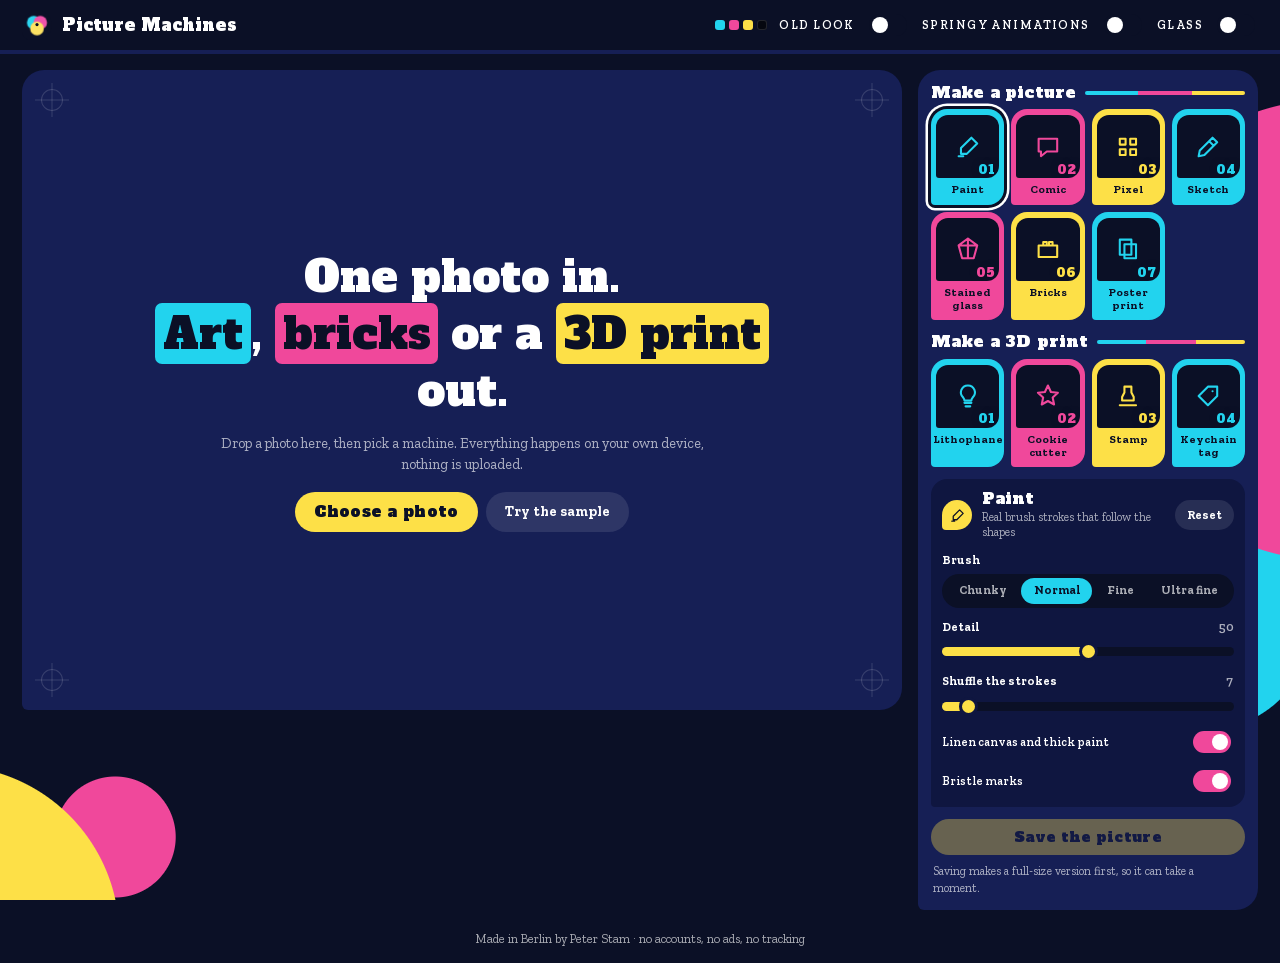
<file: docs/index.html>
<!doctype html>
<html lang="en">
<head>
<meta charset="utf-8">
<meta name="viewport" content="width=device-width, initial-scale=1, viewport-fit=cover">
<title>Picture Machines</title>
<meta name="description" content="Drop a photo and pick a machine: it paints it, prints it as a comic, builds it from bricks, or turns it into something you can 3D print. Everything happens on your own device.">
<meta name="theme-color" content="#0B1026">
<meta property="og:title" content="Picture Machines">
<meta property="og:description" content="Eleven machines for one photo: paint, comic, pixel, sketch, stained glass, bricks, poster print, and four you can 3D print.">
<meta property="og:image" content="og.png">
<link rel="icon" href="icon.svg" type="image/svg+xml">
<link rel="apple-touch-icon" href="icon-180.png">
<link rel="manifest" href="manifest.webmanifest">
<script>/* the Springy and Glass switches are remembered; set before anything is drawn, so the page never flashes the other look */
try { const s = JSON.parse(localStorage.getItem('picture-machines-v1') || '{}'); if (s.glass) document.documentElement.setAttribute('data-glass', ''); if (!s.old) document.documentElement.setAttribute('data-style', 'poster'); if (s.spring) document.documentElement.setAttribute('data-spring', ''); } catch (e) {}</script>
<link rel="stylesheet" href="style.css?v=e8a36fc0">
</head>
<body>
<div class="mesh" aria-hidden="true"></div>

<header class="bar">
  <a class="brand" href="./" aria-label="Picture Machines, start over">
    <svg class="mark" viewBox="0 0 64 64" aria-hidden="true"><rect width="64" height="64" rx="17" fill="#0B1026"/><g style="mix-blend-mode:screen"><circle cx="25" cy="27" r="14.5" fill="#22D3EE"/><circle cx="39" cy="27" r="14.5" fill="#F0489B"/><circle cx="32" cy="39.500" r="14.500" fill="#FDE047"/></g><circle cx="32" cy="31" r="3.400" fill="#0B1026"/></svg>
    <span class="name">Picture Machines</span>
  </a>
  <span class="inks" aria-hidden="true"><i></i><i></i><i></i><i></i></span>
  <button class="btn small" id="newBtn" hidden>New photo</button>
  <label class="tog glasstog oldtog" title="Switch back to the frosted look from before"><span>Old look</span><input type="checkbox" id="oldTog" aria-label="Old look"></label>
  <label class="tog glasstog springtog" title="Springy animations: buttons lean and squash, sliders stretch while you pull them"><span>Springy animations</span><input type="checkbox" id="springTog" aria-label="Springy animations"></label>
  <label class="tog glasstog" title="Switch between the frosted look and the glass look"><span>Glass</span><input type="checkbox" id="glassTog" aria-label="Glass look"></label>
</header>

<main class="app">
  <section class="stage" aria-label="Your picture">
    <div class="drop glass" id="drop">
      <span class="reg tl" aria-hidden="true"></span><span class="reg tr" aria-hidden="true"></span><span class="reg bl" aria-hidden="true"></span><span class="reg br" aria-hidden="true"></span>
      <h1>One photo in.<br><span class="ink-c">Art</span>, <span class="ink-m">bricks</span> or a <span class="ink-y">3D print</span> out.</h1>
      <p class="lead">Drop a photo here, then pick a machine. Everything happens on your own device, nothing is uploaded.</p>
      <div class="row">
        <button class="btn primary" id="pickBtn">Choose a photo</button>
        <button class="btn" id="camBtn" hidden>Take a photo</button>
        <button class="btn" id="sampleBtn">Try the sample</button>
      </div>
    </div>
    <div class="result" id="result" hidden>
      <div class="view" id="view">
        <canvas id="before" aria-label="Your photo"></canvas>
        <canvas id="after" aria-label="What the machine made"></canvas>
        <div class="wipe" id="wipe" role="slider" tabindex="0" aria-label="Pull to see your photo" aria-valuemin="0" aria-valuemax="100" aria-valuenow="0"><span class="knob" aria-hidden="true"><i></i></span></div>
        <div class="busy" id="busy" hidden><span id="busyText">Working</span><b><i id="busyBar"></i></b></div>
      </div>
      <ul class="stats" id="stats" aria-live="polite"></ul>
    </div>
  </section>

  <aside class="panel glass" id="panel" aria-label="Machines and settings">
    <i id="cardpill" aria-hidden="true"></i>
    <div class="group">
      <h2>Make a picture</h2>
      <div class="cards" id="picCards"></div>
    </div>
    <div class="group">
      <h2>Make a 3D print</h2>
      <div class="cards" id="printCards"></div>
    </div>
    <div class="settings">
      <div class="head"><span class="ico" id="machineIco" aria-hidden="true"></span><span class="st"><b id="machineName">Paint</b><small id="machineBlurb"></small></span><button class="btn small" id="resetBtn">Reset</button></div>
      <div id="controls"></div>
    </div>
    <div class="actions">
      <button class="btn primary" id="saveBtn" disabled>Save the picture</button>
      <button class="btn" id="save2Btn" hidden>Save the preview</button>
      <button class="btn" id="shareBtn" hidden>Share</button>
    </div>
    <p class="fine" id="note">Saving makes a full-size version first, so it can take a moment.</p>
  </aside>
</main>

<footer>Made in Berlin by Peter Stam · no accounts, no ads, no tracking</footer>
<div class="toast" id="toast" role="status" aria-live="polite"></div>
<input type="file" id="file" accept="image/*" hidden>
<input type="file" id="cam" accept="image/*" capture="environment" hidden>
<script type="module" src="app.js?v=e8a36fc0"></script>
</body>
</html>
</file>
<file: docs/style.css>
/* Picture Machines. The design language is Chalkboard's: a soft mesh of colour that is brightest at the
   bottom, frosted panes with a hairline edge and a faint highlight along the top, quiet controls on a
   faint fill, small wide display headings, one accent colour, and a pill with a two-colour edge that
   marks what is chosen. The colours are its own ("Print press"): deep navy with the three printing
   inks. The motion is Chalkboard's springy kind: things are pulled and stretch, squash and settle. */
@font-face{font-family:"Zilla Slab";font-weight:400;font-display:swap;src:url("fonts/ZillaSlab-400.woff2") format("woff2")}
@font-face{font-family:"Zilla Slab";font-weight:600;font-display:swap;src:url("fonts/ZillaSlab-600.woff2") format("woff2")}
@font-face{font-family:"Zilla Slab";font-weight:700;font-display:swap;src:url("fonts/ZillaSlab-700.woff2") format("woff2")}
@font-face{font-family:"Alfa Slab One";font-weight:400;font-display:swap;src:url("fonts/AlfaSlabOne.woff2") format("woff2")}

:root{
  --bg:#0B1026; --panel:#101844; --ink:#FFFFFF; --ink-dim:rgba(255,255,255,.66);
  --stroke:#FDE047; --accent-ink:#0B1026;                 /* the one accent, and what is written on it */
  --fill:rgba(255,255,255,.075);
  --frost:rgba(12,18,52,.46);
  --c:#22D3EE; --m:#F0489B; --y:#FDE047;
  --edge:linear-gradient(90deg, var(--c), var(--m));     /* the two-colour edge of the pill */
  --line:color-mix(in srgb, var(--ink) 12%, transparent);
  --track:color-mix(in srgb, var(--ink) 18%, transparent);
  --hover:color-mix(in srgb, var(--ink) 8%, var(--fill));
  --lift:rgba(255,255,255,.10); --lift-2:rgba(255,255,255,.14); --shade:rgba(0,0,0,.25);
  --radius:14px; --ctl-r:9px;
  --font:"Zilla Slab",Rockwell,Georgia,serif; --display:"Alfa Slab One","Zilla Slab",Rockwell,Georgia,serif;   /* --display has one weight: only for the name and the big headline */
  /* motion: one set of timings, and two real springs (a soft one for things that travel, a lively one for small things) */
  --ease:cubic-bezier(.22,.61,.36,1); --ease-out:cubic-bezier(.22,1,.36,1);
  --speed:150ms; --dur-2:200ms; --dur-3:320ms;
  --spring:linear(0,0.037,0.131,0.258,0.398,0.539,0.669,0.783,0.878,0.953,1.008,1.047,1.07,1.081,1.083,1.079,1.07,1.06,1.048,1.036,1.025,1.016,1.009,1.003,0.998,0.996,0.994,0.993,0.993,0.994,0.994,0.995,1);
  --pop:linear(0,0.055,0.193,0.374,0.566,0.746,0.899,1.017,1.098,1.145,1.162,1.158,1.138,1.11,1.078,1.048,1.022,1.001,0.987,0.978,0.974,0.974,0.977,0.981,0.986,0.991,0.995,0.999,1.002,1.003,1.004,1.004,1);
  --t:540ms;
}
@media (prefers-reduced-motion: reduce){:root{--t:1ms;--dur-2:1ms;--dur-3:1ms} *,*::before,*::after{animation-duration:1ms!important;animation-delay:0ms!important}}

*{box-sizing:border-box}
html{color-scheme:dark;-webkit-text-size-adjust:100%}
body{margin:0;min-height:100dvh;background:var(--bg);color:var(--ink);font:400 15.5px/1.4 var(--font);-webkit-font-smoothing:antialiased;display:flex;flex-direction:column}
button,input,select{font:inherit;color:inherit}
button{cursor:pointer;border:0;background:none;padding:0}
[hidden]{display:none!important}
:focus-visible{outline:2px solid var(--stroke);outline-offset:2px;border-radius:var(--ctl-r)}
::selection{background:var(--stroke);color:var(--accent-ink)}

/* the window's own background: still, soft by itself, brightest at the bottom */
.mesh{position:fixed;inset:0;z-index:-1;pointer-events:none;
  background:
    radial-gradient(60% 55% at 12% 96%, rgba(34,211,238,.50) 0%, rgba(34,211,238,0) 62%),
    radial-gradient(56% 52% at 90% 92%, rgba(240,72,155,.52) 0%, rgba(240,72,155,0) 62%),
    radial-gradient(38% 36% at 58% 78%, rgba(253,224,71,.16) 0%, rgba(253,224,71,0) 62%),
    linear-gradient(180deg, #0B1026 0%, #111B52 46%, #1B2C86 100%)}

/* frosted glass: the bars and panes. (Behind them is only the still, soft background, so the glass adds
   colour and never has to blur anything: it looks the same and costs nothing while things move on it.) */
.glass{background:var(--frost);border:1px solid var(--line);box-shadow:inset 0 1px 0 var(--lift),0 10px 40px var(--shade);
  -webkit-backdrop-filter:saturate(1.5);backdrop-filter:saturate(1.5)}

/* ---- top bar ---- */
.bar{display:flex;align-items:center;gap:12px;height:54px;padding:0 clamp(12px,2.4vw,22px);border-bottom:1px solid var(--line);
  background:var(--frost);box-shadow:inset 0 1px 0 var(--lift);-webkit-backdrop-filter:saturate(1.5);backdrop-filter:saturate(1.5)}
.brand{display:flex;align-items:center;gap:10px;color:inherit;text-decoration:none}
.mark{width:30px;height:30px;border-radius:10px;animation:turn calc(var(--t) * 1.3) var(--pop) 80ms backwards;transition:transform var(--t) var(--pop)}
.brand:hover .mark{transform:rotate(-14deg) scale(1.12)}
.name{font:400 16.5px/1 var(--display);letter-spacing:0;white-space:nowrap}
.inks{display:flex;gap:4px;margin-left:auto}
.glasstog{flex:none;gap:8px;font:700 12px/1 var(--font);letter-spacing:.12em;text-transform:uppercase;color:var(--ink-dim)}
.inks i{width:10px;height:10px;border-radius:3px;animation:arrive var(--t) var(--pop) backwards}
.inks i:nth-child(1){background:var(--c);animation-delay:120ms}.inks i:nth-child(2){background:var(--m);animation-delay:160ms}.inks i:nth-child(3){background:var(--y);animation-delay:200ms}.inks i:nth-child(4){background:#05070f;box-shadow:inset 0 0 0 1px var(--line);animation-delay:240ms}

/* ---- layout ---- */
.app{flex:1;display:grid;grid-template-columns:minmax(0,1fr) 340px;gap:16px;align-items:start;padding:16px clamp(12px,2.4vw,22px);max-width:1440px;width:100%;margin:0 auto}
.stage{min-width:0;position:sticky;top:16px}
.panel{position:relative;border-radius:18px;padding:12px;display:flex;flex-direction:column;gap:12px;animation:rise var(--t) var(--spring) 80ms backwards}
footer{padding:4px 16px 16px;text-align:center;font-size:12.5px;color:var(--ink-dim)}
/* the small wide headings */
h2,.sub{margin:0 0 7px;font:700 12.5px/1.2 var(--font);letter-spacing:.14em;text-transform:uppercase;color:var(--ink-dim);display:flex;align-items:center;gap:9px}
h2::after{content:"";flex:1;height:1px;background:var(--line);transform-origin:0 50%;animation:draw calc(var(--t) * 1.2) var(--spring) 200ms backwards}

/* ---- buttons: quiet ones sit on the faint fill, the main one is the accent ---- */
.btn{display:inline-flex;align-items:center;justify-content:center;gap:8px;height:36px;padding:0 15px;border:1px solid var(--line);border-radius:var(--ctl-r);
  background:var(--fill);box-shadow:inset 0 1px 0 var(--lift-2);font-weight:700;font-size:13px;white-space:nowrap;
  transform:translate(var(--mx,0px),var(--my,0px)) scale(var(--sx,1),var(--sy,1));
  transition:background var(--speed) var(--ease),border-color var(--speed) var(--ease),filter var(--speed) var(--ease),transform var(--t) var(--pop)}
.btn:hover:not(:disabled){background:var(--hover)}
.btn:active:not(:disabled){transform:translate(var(--mx,0px),var(--my,0px)) scale(1.04,.86);transition-duration:var(--speed),var(--speed),var(--speed),70ms}
.btn.primary{background:var(--stroke);color:var(--accent-ink);border-color:transparent;box-shadow:none}
.btn.primary:hover:not(:disabled){background:var(--stroke);filter:brightness(1.06)}
.btn.small{height:30px;padding:0 11px;font-size:12px}
.btn:disabled{opacity:.35;cursor:default;box-shadow:none}
.row{display:flex;flex-wrap:wrap;gap:8px;justify-content:center}

/* ---- the empty stage: drop a photo ---- */
.drop{position:relative;min-height:min(72dvh,640px);display:flex;flex-direction:column;align-items:center;justify-content:center;gap:14px;text-align:center;padding:44px 24px;border-radius:18px;
  animation:rise var(--t) var(--spring) backwards;transition:transform var(--t) var(--pop),border-color var(--speed) var(--ease)}
.drop.over{transform:scale(1.012);border-color:var(--stroke)}
.drop h1{margin:0;font:400 clamp(25px,4vw,44px)/1.16 var(--display);letter-spacing:0;max-width:16em}
.ink-c{color:var(--c)}.ink-m{color:var(--m)}.ink-y{color:var(--y)}
.lead{margin:0 0 4px;max-width:36em;color:var(--ink-dim);font-size:14.5px}
.drop .btn{height:40px;padding:0 18px;font-size:14px}
/* registration marks, the crosses a printer lines the inks up with */
.reg{position:absolute;width:22px;height:22px;border-radius:50%;box-shadow:inset 0 0 0 1px var(--track)}
.reg::before,.reg::after{content:"";position:absolute;left:50%;top:50%;background:var(--track)}
.reg::before{width:34px;height:1px;transform:translate(-50%,-50%)}.reg::after{width:1px;height:34px;transform:translate(-50%,-50%)}
.reg.tl{left:18px;top:18px}.reg.tr{right:18px;top:18px}.reg.bl{left:18px;bottom:18px}.reg.br{right:18px;bottom:18px}

/* ---- the result ---- */
.result{display:flex;flex-direction:column;gap:10px;animation:rise var(--t) var(--spring) backwards}
.view{position:relative;width:100%;margin:0 auto;border-radius:var(--radius);overflow:hidden;background:#05070f;border:1px solid var(--line);box-shadow:0 10px 40px var(--shade);touch-action:pan-y}
.view canvas{position:absolute;inset:0;width:100%;height:100%;display:block}
#after{clip-path:inset(0 0 0 calc(var(--split,0) * 100%))}
.view.fresh #after{animation:develop var(--t) var(--spring)}
/* pull the handle to the right to see your photo; the knob stretches as you pull, and it snaps back when you let go */
.wipe{position:absolute;top:0;bottom:0;left:calc(var(--split,0) * 100%);width:44px;margin-left:-22px;cursor:ew-resize;touch-action:none;display:flex;align-items:center;justify-content:center}
.wipe::before{content:"";position:absolute;top:0;bottom:0;left:50%;width:2px;margin-left:-1px;background:var(--stroke);opacity:var(--pull,0)}
.knob{position:relative;width:26px;height:46px;border-radius:var(--ctl-r);background:var(--stroke);color:var(--accent-ink);display:grid;place-items:center;box-shadow:0 2px 10px rgba(0,0,0,.45);
  transform:translateX(11px) scaleX(calc(1 + var(--pull,0) * .42)) scaleY(calc(1 - var(--pull,0) * .16));transition:transform var(--t) var(--pop)}
.knob i{width:8px;height:14px;border-left:2px solid currentColor;border-right:2px solid currentColor;opacity:.7}
.wipe.dragging .knob{transition:none}
.wipe:hover .knob{transform:translateX(13px) scale(1.08)}
.view.print .wipe,.view.print #before{display:none}
.view.print #after{clip-path:none}
.wipe.back{transition:left var(--t) var(--pop)}
.view.back #after{transition:clip-path var(--t) var(--pop)}
.busy{position:absolute;left:10px;top:10px;display:flex;align-items:center;gap:9px;height:28px;padding:0 10px 0 11px;border-radius:999px;border:1px solid var(--line);background:rgba(8,12,32,.82);font-size:12.5px;font-weight:700;animation:arrive 260ms var(--pop)}
.busy b{width:70px;height:3px;border-radius:3px;background:var(--track);overflow:hidden}
.busy i{display:block;height:100%;width:0%;border-radius:3px;background:var(--stroke);transition:width 160ms linear}
.stats{list-style:none;margin:0;padding:0;display:flex;flex-wrap:wrap;gap:5px}
.stats li{padding:5px 10px;border-radius:999px;border:1px solid var(--line);background:var(--frost);font-size:12.5px;font-weight:600;color:var(--ink-dim);animation:arrive var(--t) var(--pop) backwards}
.stats li:nth-child(2){animation-delay:45ms}.stats li:nth-child(3){animation-delay:90ms}.stats li:nth-child(4){animation-delay:135ms}

/* ---- the machines ---- */
.cards{display:grid;grid-template-columns:repeat(4,minmax(0,1fr));gap:6px}
.card{position:relative;z-index:1;display:flex;flex-direction:column;align-items:center;gap:5px;padding:5px 3px 7px;border:1.5px solid transparent;border-radius:var(--radius);
  font-size:11.5px;font-weight:700;line-height:1.15;text-align:center;color:var(--ink-dim);
  transition:background var(--speed) var(--ease),color var(--speed) var(--ease),transform var(--t) var(--pop);animation:arrive var(--t) var(--pop) backwards;animation-delay:calc(var(--n,0) * 30ms + 140ms)}
.card:hover:not(.on){background:color-mix(in srgb, var(--ink) 7%, transparent);color:var(--ink);transform:scale(1.04)}
.card:active{transform:scale(.92);transition-duration:var(--speed),var(--speed),70ms}
.card .thumb{position:relative;width:100%;aspect-ratio:1;border-radius:var(--ctl-r);overflow:hidden;background:#05070f;display:grid;place-items:center;transition:transform var(--t) var(--pop)}
.card:hover .thumb{transform:scale(1.05) rotate(-2deg)}
.card canvas{position:absolute;inset:0;width:100%;height:100%;animation:arrive var(--t) var(--pop)}
.card svg{width:44%;height:44%;fill:none;stroke:currentColor;stroke-width:1.8;stroke-linecap:round;stroke-linejoin:round}
/* the chosen machine wears the pill: a dark fill with the two-colour edge. While it travels from one card to
   another the pill is its own piece (#cardpill, moved by app.js), and the card paints it again when it lands. */
.card.on,#cardpill{color:var(--ink);background:linear-gradient(color-mix(in srgb, var(--bg) 62%, #000), color-mix(in srgb, var(--bg) 62%, #000)) padding-box, var(--edge) border-box}
.card.on{box-shadow:0 2px 10px -4px var(--shade)}
#cardpill{position:absolute;z-index:0;left:0;top:0;border:1.5px solid transparent;border-radius:var(--radius);pointer-events:none;visibility:hidden}
.panel.gliding #cardpill{visibility:visible}
.panel.gliding .card.on{background:transparent;box-shadow:none}

/* ---- the settings: a section, like one in Chalkboard's tray ---- */
.settings{border:1px solid color-mix(in srgb, var(--stroke) 45%, var(--line));border-radius:var(--radius);background:color-mix(in srgb, var(--panel) 55%, transparent);padding:10px 11px 12px}
.head{display:flex;align-items:center;gap:10px;margin-bottom:11px}
.ico{flex:none;width:30px;height:30px;border-radius:10px;display:grid;place-items:center;color:var(--accent-ink);background:var(--stroke);transition:transform var(--t) var(--pop)}
.ico svg{width:17px;height:17px;fill:none;stroke:currentColor;stroke-width:1.8;stroke-linecap:round;stroke-linejoin:round}
.ico.popped{animation:icopop var(--t) var(--pop)}
.head:hover .ico{transform:scale(1.12) rotate(-8deg)}
.head .st{flex:1;min-width:0}
.head b{display:block;font:700 15px/1.15 var(--font);letter-spacing:0}
.head small{display:block;margin-top:2px;font-size:12px;line-height:1.3;color:var(--ink-dim)}
#controls{display:flex;flex-direction:column;gap:11px}
#controls > *{transform-origin:50% 0;animation:drip var(--t) var(--spring) backwards;animation-delay:calc(var(--n,0) * 26ms)}
.ctl{display:flex;flex-direction:column;gap:5px;font-size:12px}
.ctl .lbl{display:flex;justify-content:space-between;gap:8px;color:var(--ink);font-weight:700}
.ctl output{font:600 13px/1.3 var(--font);color:var(--ink-dim);font-variant-numeric:tabular-nums}
/* a row of choices on one track; the pill behind the chosen one is pulled across to the next */
.seg{position:relative;display:flex;flex-wrap:wrap;gap:2px;padding:3px;border:1px solid var(--line);border-radius:calc(var(--ctl-r) + 1px);background:var(--fill);box-shadow:inset 0 1px 0 var(--lift-2)}
.seg button{position:relative;z-index:1;flex:1 1 auto;height:26px;padding:0 8px;border-radius:calc(var(--ctl-r) - 1px);font-size:12px;font-weight:700;color:var(--ink-dim);transition:color var(--speed) var(--ease),transform var(--t) var(--pop)}
.seg button:hover:not(.on){color:var(--ink)}
.seg button:active{transform:scale(.92);transition-duration:var(--speed),70ms}
.seg button.on{color:var(--accent-ink)}
.seg .pill{position:absolute;left:0;top:0;border-radius:calc(var(--ctl-r) - 1px);background:var(--stroke);pointer-events:none}
input[type=range]{-webkit-appearance:none;appearance:none;width:100%;height:22px;margin:0;background:none;cursor:pointer}
input[type=range]:focus-visible{outline:none}
input[type=range]::-webkit-slider-runnable-track{height:3px;border-radius:3px;background:linear-gradient(var(--stroke),var(--stroke)) 0/var(--fill-to,50%) 100% no-repeat,var(--track)}
input[type=range]::-webkit-slider-thumb{-webkit-appearance:none;appearance:none;width:16px;height:16px;margin-top:-6.5px;border-radius:50%;background:var(--ink);border:3px solid var(--panel);box-shadow:0 1px 6px rgba(0,0,0,.45);transition:background var(--speed) var(--ease),transform var(--t) var(--pop)}
input[type=range]:active::-webkit-slider-thumb{background:var(--stroke);transform:scale(1.3,.84)}
input[type=range]:focus-visible::-webkit-slider-thumb{box-shadow:0 0 0 3px var(--stroke),0 1px 6px rgba(0,0,0,.45)}
input[type=range]::-moz-range-track{height:3px;border-radius:3px;background:var(--track)}
input[type=range]::-moz-range-progress{height:3px;border-radius:3px;background:var(--stroke)}
input[type=range]::-moz-range-thumb{width:10px;height:10px;border-radius:50%;background:var(--ink);border:3px solid var(--panel)}
.tog{display:flex;align-items:center;justify-content:space-between;gap:10px;font-size:12px;font-weight:600;color:var(--ink);cursor:pointer}
.tog input{-webkit-appearance:none;appearance:none;flex:none;width:38px;height:22px;border-radius:999px;background:var(--track);position:relative;cursor:pointer;transition:background var(--speed) var(--ease)}
.tog input::after{content:"";position:absolute;left:3px;top:3px;width:16px;height:16px;border-radius:999px;background:var(--ink);transition:transform var(--t) var(--pop),width var(--dur-2) var(--ease-out),background var(--speed) var(--ease)}
.tog input:active::after{width:22px}
.tog input:checked{background:var(--stroke)}
.tog input:checked::after{transform:translateX(16px);background:var(--accent-ink)}
.tog input:checked:active::after{transform:translateX(10px)}
.actions{display:flex;flex-wrap:wrap;gap:6px}
.actions .btn{flex:1 1 auto}
.fine{margin:-4px 2px 0;font-size:12px;font-weight:500;color:var(--ink-dim)}
.toast{position:fixed;left:50%;bottom:20px;z-index:9;max-width:calc(100vw - 32px);padding:9px 15px;border-radius:999px;border:1px solid var(--line);background:rgba(8,12,32,.94);box-shadow:0 10px 40px var(--shade);font-weight:700;font-size:12.5px;
  transform:translate(-50%,180%);visibility:hidden;transition:transform var(--t) var(--pop),visibility 0s linear var(--t)}
.toast.on{transform:translate(-50%,0);visibility:visible;transition:transform var(--t) var(--pop),visibility 0s}

@keyframes rise{from{opacity:.2;transform:translateY(34px) scale(.95)}}
@keyframes arrive{from{opacity:.2;transform:translateY(-14px) scale(.7)}}
@keyframes turn{from{transform:scale(.4) rotate(-140deg)}}
@keyframes drip{from{opacity:.25;transform:translateY(-12px) scale(.95)}}
@keyframes draw{from{transform:scaleX(0)}}
@keyframes icopop{from{transform:scale(.55) rotate(-24deg)}}
@keyframes develop{from{opacity:.4;transform:scale(1.04)}}

/* ---- Glass (the switch in the top right corner) ----
   The same page as glass: the bar floats as a capsule, everything is rounder, panes and buttons get a
   bright rim along the top and a faint one below, and the sliders run through the three inks. It is paint
   only (a still background needs no blur behind glass), so it moves exactly as smoothly as the frosted look. */
html[data-glass]{--radius:20px;--ctl-r:999px;
  --rim:inset 0 1px 0 rgba(255,255,255,.5),inset 0 -1px 0 rgba(255,255,255,.12),inset 0 0 0 1px rgba(255,255,255,.1);
  --rim-soft:inset 0 1px 0 rgba(255,255,255,.2),inset 0 0 0 1px rgba(255,255,255,.08)}
html[data-glass] :is(.glass,.bar){border-color:transparent;
  background:radial-gradient(130% 150% at 72% -60%, rgba(255,255,255,.13), transparent 62%), rgba(16,23,62,.5);
  box-shadow:var(--rim),0 18px 50px -24px rgba(0,0,0,.7);-webkit-backdrop-filter:saturate(1.9) brightness(1.05);backdrop-filter:saturate(1.9) brightness(1.05)}
html[data-glass] .bar{margin:10px clamp(12px,2.4vw,22px) 0;border-radius:999px;border:0;padding:0 16px}
html[data-glass] .panel{border-radius:26px;padding:14px}
html[data-glass] .drop{border-radius:28px}
html[data-glass] .mark{border-radius:50%}
html[data-glass] .btn{border-color:transparent;background:rgba(255,255,255,.09);box-shadow:var(--rim),0 2px 7px -2px rgba(0,0,0,.4)}
html[data-glass] .btn:hover:not(:disabled){background:rgba(255,255,255,.18)}
html[data-glass] .btn.primary{background:var(--stroke);box-shadow:inset 0 1px 0 rgba(255,255,255,.7),inset 0 -1px 0 rgba(0,0,0,.08),0 10px 26px -10px rgba(253,224,71,.75)}
html[data-glass] .btn.primary:hover:not(:disabled){background:var(--stroke)}
html[data-glass] .view{border-color:transparent;border-radius:24px;box-shadow:0 0 0 1px rgba(255,255,255,.1),0 26px 70px -28px rgba(0,0,0,.85)}
html[data-glass] .knob{background:#fff}
html[data-glass] :is(.stats li,.busy,.toast){border-color:transparent;box-shadow:var(--rim-soft)}
html[data-glass] .card{border-radius:18px}
html[data-glass] .card .thumb{border-radius:13px}
html[data-glass] .card:not(.on){background:rgba(255,255,255,.06);box-shadow:var(--rim-soft)}
html[data-glass] .card:hover:not(.on){background:rgba(255,255,255,.13)}
html[data-glass] .card.on{box-shadow:inset 0 1px 0 rgba(255,255,255,.4),0 8px 20px -10px rgba(0,0,0,.7)}
html[data-glass] #cardpill{border-radius:18px}
html[data-glass] .settings{border-color:transparent;background:rgba(255,255,255,.07);box-shadow:var(--rim-soft);padding:12px 13px 14px}
html[data-glass] .ico{border-radius:50%;box-shadow:inset 0 1px 0 rgba(255,255,255,.7),0 3px 10px -3px rgba(0,0,0,.5)}
html[data-glass] .seg{border-color:transparent;border-radius:17px;background:rgba(0,0,0,.24);box-shadow:inset 0 1px 3px rgba(0,0,0,.4),inset 0 -1px 0 rgba(255,255,255,.1)}
html[data-glass] .seg button,html[data-glass] .seg .pill{border-radius:14px}
html[data-glass] .seg .pill{box-shadow:inset 0 1px 0 rgba(255,255,255,.7),0 2px 8px -2px rgba(0,0,0,.45)}
html[data-glass] .tog input{background:rgba(0,0,0,.28);box-shadow:inset 0 1px 3px rgba(0,0,0,.4),inset 0 0 0 1px rgba(255,255,255,.1)}
html[data-glass] .tog input::after{background:#fff;box-shadow:0 1px 3px rgba(0,0,0,.4)}
html[data-glass] .tog input:checked{background:var(--c)}
html[data-glass] .tog input:checked::after{background:#fff}
html[data-glass] input[type=range]::-webkit-slider-runnable-track{height:7px;border-radius:999px;box-shadow:inset 0 1px 2px rgba(0,0,0,.4);
  background:linear-gradient(90deg,var(--c),var(--m) 55%,var(--y)) 0/var(--fill-to,50%) 100% no-repeat,rgba(0,0,0,.3)}
html[data-glass] input[type=range]::-webkit-slider-thumb{width:20px;height:20px;margin-top:-6.5px;border:0;background:#fff;box-shadow:0 2px 8px rgba(0,0,0,.45)}
html[data-glass] input[type=range]:active::-webkit-slider-thumb{background:#fff}

/* ---- phones and narrow windows: the picture on top, the machines in rows you swipe ---- */
@media (max-width: 900px){
  .app{grid-template-columns:minmax(0,1fr);gap:10px;padding-top:10px}
  .stage{position:static}
  .drop{min-height:52dvh;padding:38px 16px}
  .cards{display:flex;overflow-x:auto;scroll-snap-type:x proximity;gap:6px;margin:0 -12px;padding:2px 12px 4px;scrollbar-width:none}
  .cards::-webkit-scrollbar{display:none}
  .card{flex:0 0 76px;scroll-snap-align:start;font-size:12px}
  .seg button{height:32px;font-size:12px}
  .btn{height:40px}
  .bar .btn{height:32px}
}
@media (max-width: 430px){.inks{display:none}.bar .btn{margin-left:auto}
  /* a phone has no room for both switches beside the name: they get a small row of their own, with their names */
  .bar{flex-wrap:wrap;height:auto;min-height:54px;padding-top:9px;padding-bottom:9px;row-gap:8px}
  .bar::after{content:"";order:4;flex-basis:100%;height:0}
  .springtog{order:5;margin-left:auto}.glasstog:not(.springtog){order:6}
  .glasstog{font-size:10px}
  html[data-glass] .bar{border-radius:24px;padding-top:9px;padding-bottom:9px}}
@media (max-width: 900px){html[data-glass] .bar{margin-top:8px}}

/* ---- springy animations: a switch in the top bar, off at first ----
   Off: calm. Changing something still pulls the pill across (app.js), but nothing leans, squashes, overshoots
   or stretches: every transition settles without bouncing. On: buttons and choices lean toward the pointer and
   squash when pressed, switches stretch their knob, icons pop, and a slider's knob is pulled while you drag it. */
html:not([data-spring]){--pop:var(--ease-out)}
html:not([data-spring]) .btn,html:not([data-spring]) .btn:active:not(:disabled),
html:not([data-spring]) .card:hover:not(.on),html:not([data-spring]) .card:active,html:not([data-spring]) .card:hover .thumb,
html:not([data-spring]) .seg button:active,html:not([data-spring]) .head:hover .ico,html:not([data-spring]) .brand:hover .mark{transform:none}
html:not([data-spring]) .ico.popped{animation:none}
html:not([data-spring]) input[type=range]:active::-webkit-slider-thumb{transform:none}
html:not([data-spring]) .tog input:active::after{width:16px}
html:not([data-spring]) .tog input:checked:active::after{transform:translateX(16px)}
html[data-spring] .seg button{transform:translate(var(--mx,0px),var(--my,0px)) scale(var(--sx,1),var(--sy,1))}
html[data-spring] .seg button:active{transform:translate(var(--mx,0px),var(--my,0px)) scale(1.06,.82)}
html[data-spring] .btn:active:not(:disabled){transform:translate(var(--mx,0px),var(--my,0px)) scale(1.07,.82)}
html[data-spring] input[type=range]::-webkit-slider-thumb{transform:translateX(var(--tx,0px)) scale(var(--tsx,1),var(--tsy,1))}
html[data-spring] input[type=range]:active::-webkit-slider-thumb{transform:translateX(var(--tx,0px)) scale(calc(var(--tsx,1) * 1.3),calc(var(--tsy,1) * .84))}
html[data-spring] input[type=range].pulling::-webkit-slider-thumb{transition-duration:var(--speed),90ms}
html[data-spring] .tog input:active::after{width:24px}
html[data-spring] .tog input:checked:active::after{transform:translateX(8px)}

/* ---- the Glass look: Apple-style bubble ----
   The chosen option sits inside a clear glass bubble instead of a solid yellow pill: a white wash that is
   brighter at the top, a thin bright rim with a glint on the top-left and bottom-right edges, a soft
   shadow, and a little bigger than the track so it pops out of it. No backdrop filter: the bubble moves,
   and nothing that moves is filtered. The pull and stretch (app.js) is unchanged. */
html[data-glass] .seg{overflow:visible;background:rgba(0,0,0,.32);z-index:2}   /* z-index: the swelling bubble paints over the rows next to it */
html[data-glass] .seg .pill,html[data-glass] .card.on,html[data-glass] #cardpill{
  background:radial-gradient(120% 160% at 28% -20%,rgba(255,255,255,.34),rgba(255,255,255,.10) 48%,rgba(255,255,255,.05) 70%,rgba(255,255,255,.14) 100%);
  border-color:transparent;
  box-shadow:inset 0 0 0 1px rgba(255,255,255,.36),inset 1.5px 2px 1.5px -1px rgba(255,255,255,.95),inset -1.5px -2px 1.5px -1px rgba(255,255,255,.5),
    inset 0 -6px 10px -6px rgba(255,255,255,.22),0 8px 18px -6px rgba(0,0,0,.6),0 0 0 .5px rgba(0,0,0,.25)}
html[data-glass] .seg button.on{color:#fff;text-shadow:0 1px 2px rgba(0,0,0,.35)}

/* the chosen machine card keeps its Chalkboard border (the cyan to magenta edge) under the glass: the glass wash
   and a dark base fill only the inside, the two-colour edge stays in the border */
html[data-glass] .card.on,html[data-glass] #cardpill{border:1.5px solid transparent;
  background:radial-gradient(120% 160% at 28% -20%,rgba(255,255,255,.30),rgba(255,255,255,.08) 48%,rgba(255,255,255,.03) 70%,rgba(255,255,255,.12) 100%) padding-box,
    linear-gradient(color-mix(in srgb, var(--bg) 62%, #000),color-mix(in srgb, var(--bg) 62%, #000)) padding-box,var(--edge) border-box;
  box-shadow:inset 1.5px 2px 1.5px -1px rgba(255,255,255,.8),inset -1.5px -2px 1.5px -1px rgba(255,255,255,.4),0 8px 18px -6px rgba(0,0,0,.6)}

/* ======================================================================================================
   Poster: Picture Machines' own look (the default since 18 Nov 2026). Big flat blocks of the three printing
   inks, like a printed poster: ink circles behind the page, machine cards in cyan, magenta and yellow with a
   number, the headline words printed on ink blocks, round fat buttons, and corners that are round except one.
   No frost and no thin lines. Scoped to html[data-style="poster"]; the "Old look" switch in the top bar takes
   it off and the frosted Chalkboard look above is untouched. With Glass on it becomes Poster glass: the ink
   blocks turn into tinted ink glass you can see the circles through.
   ====================================================================================================== */
html[data-style="poster"]{--radius:16px;--ctl-r:999px;--corner:16px 16px 16px 4px;--block:#161F55;--deep:#0F1640}
/* the page: flat navy with big ink circles half off the edges (still, painted once) */
html[data-style="poster"] .mesh{background:
  radial-gradient(circle at calc(100% + 4vw) 330px, var(--m) 0 min(230px,30vw), transparent calc(min(230px,30vw) + 1px)),
  radial-gradient(circle at calc(100% - min(120px,6vw)) 620px, var(--c) 0 min(110px,13vw), transparent calc(min(110px,13vw) + 1px)),
  radial-gradient(circle at -4% 104%, var(--y) 0 min(170px,26vw), transparent calc(min(170px,26vw) + 1px)),
  radial-gradient(circle at 9% 93%, var(--m) 0 min(60px,9vw), transparent calc(min(60px,9vw) + 1px)),
  #0B1026}
html[data-style="poster"]:not([data-glass]) :is(.glass,.bar){background:var(--block);border-color:transparent;box-shadow:none;-webkit-backdrop-filter:none;backdrop-filter:none}
html[data-style="poster"]:not([data-glass]) .bar{background:#0B1026;border-bottom:4px solid var(--block)}
html[data-style="poster"] .panel,html[data-style="poster"] .drop{border-radius:22px 22px 22px 6px}
html[data-style="poster"] .mark{border-radius:50% 50% 50% 6px}
/* headings: the display face, with a bar of the three inks */
html[data-style="poster"] h2{font:400 16px/1.2 var(--display);letter-spacing:.01em;text-transform:none;color:var(--ink)}
html[data-style="poster"] h2::after{height:4px;border-radius:4px;background:linear-gradient(90deg,var(--c) 0 33.3%,var(--m) 0 66.6%,var(--y) 0)}
/* the empty stage: the words printed on ink blocks */
html[data-style="poster"] .drop h1 :is(.ink-c,.ink-m,.ink-y){color:#0B1026;padding:0 .18em;border-radius:.16em;-webkit-box-decoration-break:clone;box-decoration-break:clone}
html[data-style="poster"] .drop h1 .ink-c{background:var(--c)}html[data-style="poster"] .drop h1 .ink-m{background:var(--m)}html[data-style="poster"] .drop h1 .ink-y{background:var(--y)}
html[data-style="poster"] .drop h1{line-height:1.3}
/* buttons: round and fat; the main one in the display face */
html[data-style="poster"] .btn{border-radius:999px}
html[data-style="poster"]:not([data-glass]) .btn{border-color:transparent;box-shadow:none;background:rgba(255,255,255,.1)}
html[data-style="poster"]:not([data-glass]) .btn:hover:not(:disabled){background:rgba(255,255,255,.18)}
html[data-style="poster"] .btn.primary{font:400 14.5px/1 var(--display);letter-spacing:.02em;background:var(--y);color:#0B1026}
html[data-style="poster"] .drop .btn.primary{font-size:15.5px}
/* the machines: ink cards with a number, the chosen one wears a white ring */
html[data-style="poster"] .cards{counter-reset:mc;gap:7px}
html[data-style="poster"] .card{counter-increment:mc;border-radius:var(--corner);color:#0B1026;border-color:transparent;padding:5px 4px 7px}
html[data-style="poster"] .card:nth-child(3n+1){--k:var(--c)}html[data-style="poster"] .card:nth-child(3n+2){--k:var(--m)}html[data-style="poster"] .card:nth-child(3n){--k:var(--y)}
html[data-style="poster"]:not([data-glass]) .card,html[data-style="poster"]:not([data-glass]) .panel.gliding .card.on{background:var(--k)}
html[data-style="poster"]:not([data-glass]) .card:hover:not(.on){background:var(--k);color:#0B1026;filter:brightness(1.1)}
html[data-style="poster"] .card .thumb{border-radius:12px 12px 12px 3px;background:#0B1026;color:var(--k)}
html[data-style="poster"] .card .thumb::after{content:counter(mc,decimal-leading-zero);position:absolute;right:4px;bottom:1px;font:400 12px/1.2 var(--display);color:var(--k);text-shadow:0 0 6px #0B1026;z-index:1}
html[data-style="poster"] .card.on,html[data-style="poster"] #cardpill{box-shadow:0 0 0 3px #0B1026,0 0 0 5.5px #fff}
html[data-style="poster"] #cardpill{background:transparent;border-color:transparent;border-radius:var(--corner)}
/* the machine's settings: a darker block */
html[data-style="poster"]:not([data-glass]) .settings{border:0;background:var(--deep);border-radius:var(--corner)}
html[data-style="poster"] .ico{border-radius:50% 50% 50% 4px;background:var(--y)}
html[data-style="poster"] .head b{font:400 16px/1.15 var(--display)}
/* choices and sliders: a fat navy track, a cyan pill, a yellow knob */
html[data-style="poster"]:not([data-glass]) .seg{border:0;box-shadow:none;background:#0B1026;border-radius:999px;padding:4px}
html[data-style="poster"] .seg button,html[data-style="poster"] .seg .pill{border-radius:999px}
html[data-style="poster"]:not([data-glass]) .seg .pill{background:var(--c)}
html[data-style="poster"]:not([data-glass]) .seg button.on{color:#0B1026}
html[data-style="poster"]:not([data-glass]) input[type=range]::-webkit-slider-runnable-track{height:9px;border-radius:9px;background:linear-gradient(var(--y),var(--y)) 0/var(--fill-to,50%) 100% no-repeat,#0B1026}
html[data-style="poster"]:not([data-glass]) input[type=range]::-webkit-slider-thumb{width:19px;height:19px;margin-top:-5px;background:var(--y);border:3.5px solid var(--deep);box-shadow:none}
html[data-style="poster"]:not([data-glass]) input[type=range]::-moz-range-track{height:9px;border-radius:9px;background:#0B1026}
html[data-style="poster"]:not([data-glass]) input[type=range]::-moz-range-progress{height:9px;border-radius:9px;background:var(--y)}
html[data-style="poster"]:not([data-glass]) input[type=range]::-moz-range-thumb{width:13px;height:13px;background:var(--y);border:3px solid var(--deep)}
html[data-style="poster"]:not([data-glass]) .tog input{background:#0B1026}
html[data-style="poster"]:not([data-glass]) .tog input:checked{background:var(--m)}
html[data-style="poster"]:not([data-glass]) .tog input:checked::after{background:#fff}
/* the result: a poster corner, ink chips under it */
html[data-style="poster"] .view{border-radius:22px 22px 22px 6px}
html[data-style="poster"]:not([data-glass]) .view{border-color:transparent}
html[data-style="poster"] .stats li{border-color:transparent;color:#0B1026;font-weight:700}
html[data-style="poster"] .stats li:nth-child(3n+1){background:var(--c)}html[data-style="poster"] .stats li:nth-child(3n+2){background:var(--m)}html[data-style="poster"] .stats li:nth-child(3n){background:var(--y)}
html[data-style="poster"] .toast{border-color:transparent;background:var(--y);color:#0B1026}
html[data-style="poster"] .reg{opacity:.8}

/* ---- Poster glass: tinted ink glass ---- */
html[data-style="poster"][data-glass] :is(.glass,.bar){background:radial-gradient(130% 150% at 72% -60%,rgba(255,255,255,.14),transparent 62%),rgba(16,23,62,.62)}
html[data-style="poster"][data-glass] .settings{background:rgba(11,16,38,.45)}
html[data-style="poster"][data-glass] .panel,html[data-style="poster"][data-glass] .drop{border-radius:26px 26px 26px 8px}
html[data-style="poster"][data-glass] .card,html[data-style="poster"][data-glass] .panel.gliding .card.on{
  background:linear-gradient(180deg,rgba(255,255,255,.42),rgba(255,255,255,.05) 55%),color-mix(in srgb,var(--k) 62%,transparent);
  box-shadow:inset 0 1px 0 rgba(255,255,255,.75),inset 0 0 0 1px rgba(255,255,255,.28),0 8px 18px -8px rgba(0,0,0,.6)}
html[data-style="poster"][data-glass] .card:hover:not(.on){background:linear-gradient(180deg,rgba(255,255,255,.5),rgba(255,255,255,.08) 55%),color-mix(in srgb,var(--k) 72%,transparent)}
html[data-style="poster"][data-glass] .card.on{box-shadow:inset 0 1px 0 rgba(255,255,255,.8),0 0 0 3px rgba(11,16,38,.85),0 0 0 5.5px #fff}
html[data-style="poster"][data-glass] #cardpill{background:transparent;box-shadow:0 0 0 3px rgba(11,16,38,.85),0 0 0 5.5px #fff}
html[data-style="poster"][data-glass] .card .thumb{background:rgba(11,16,38,.82);box-shadow:inset 0 0 0 1px rgba(255,255,255,.18)}
html[data-style="poster"][data-glass] .settings{border-radius:var(--corner)}
html[data-style="poster"][data-glass] .btn.primary{background:linear-gradient(180deg,rgba(255,255,255,.55),rgba(255,255,255,0) 55%),color-mix(in srgb,var(--y) 88%,transparent)}
html[data-style="poster"][data-glass] .stats li{box-shadow:inset 0 1px 0 rgba(255,255,255,.7)}
html[data-style="poster"][data-glass] .stats li:nth-child(3n+1){background:color-mix(in srgb,var(--c) 75%,transparent)}
html[data-style="poster"][data-glass] .stats li:nth-child(3n+2){background:color-mix(in srgb,var(--m) 75%,transparent)}
html[data-style="poster"][data-glass] .stats li:nth-child(3n){background:color-mix(in srgb,var(--y) 75%,transparent)}
html[data-style="poster"][data-glass] .view{border-radius:26px 26px 26px 8px}

/* the Old look switch: on a phone it joins the other two in their own row */
@media (max-width: 430px){.bar{column-gap:10px}.bar .tog.glasstog{margin-left:0;order:5;gap:6px;letter-spacing:.02em}.bar .tog.oldtog{margin-left:auto}}
</file>
